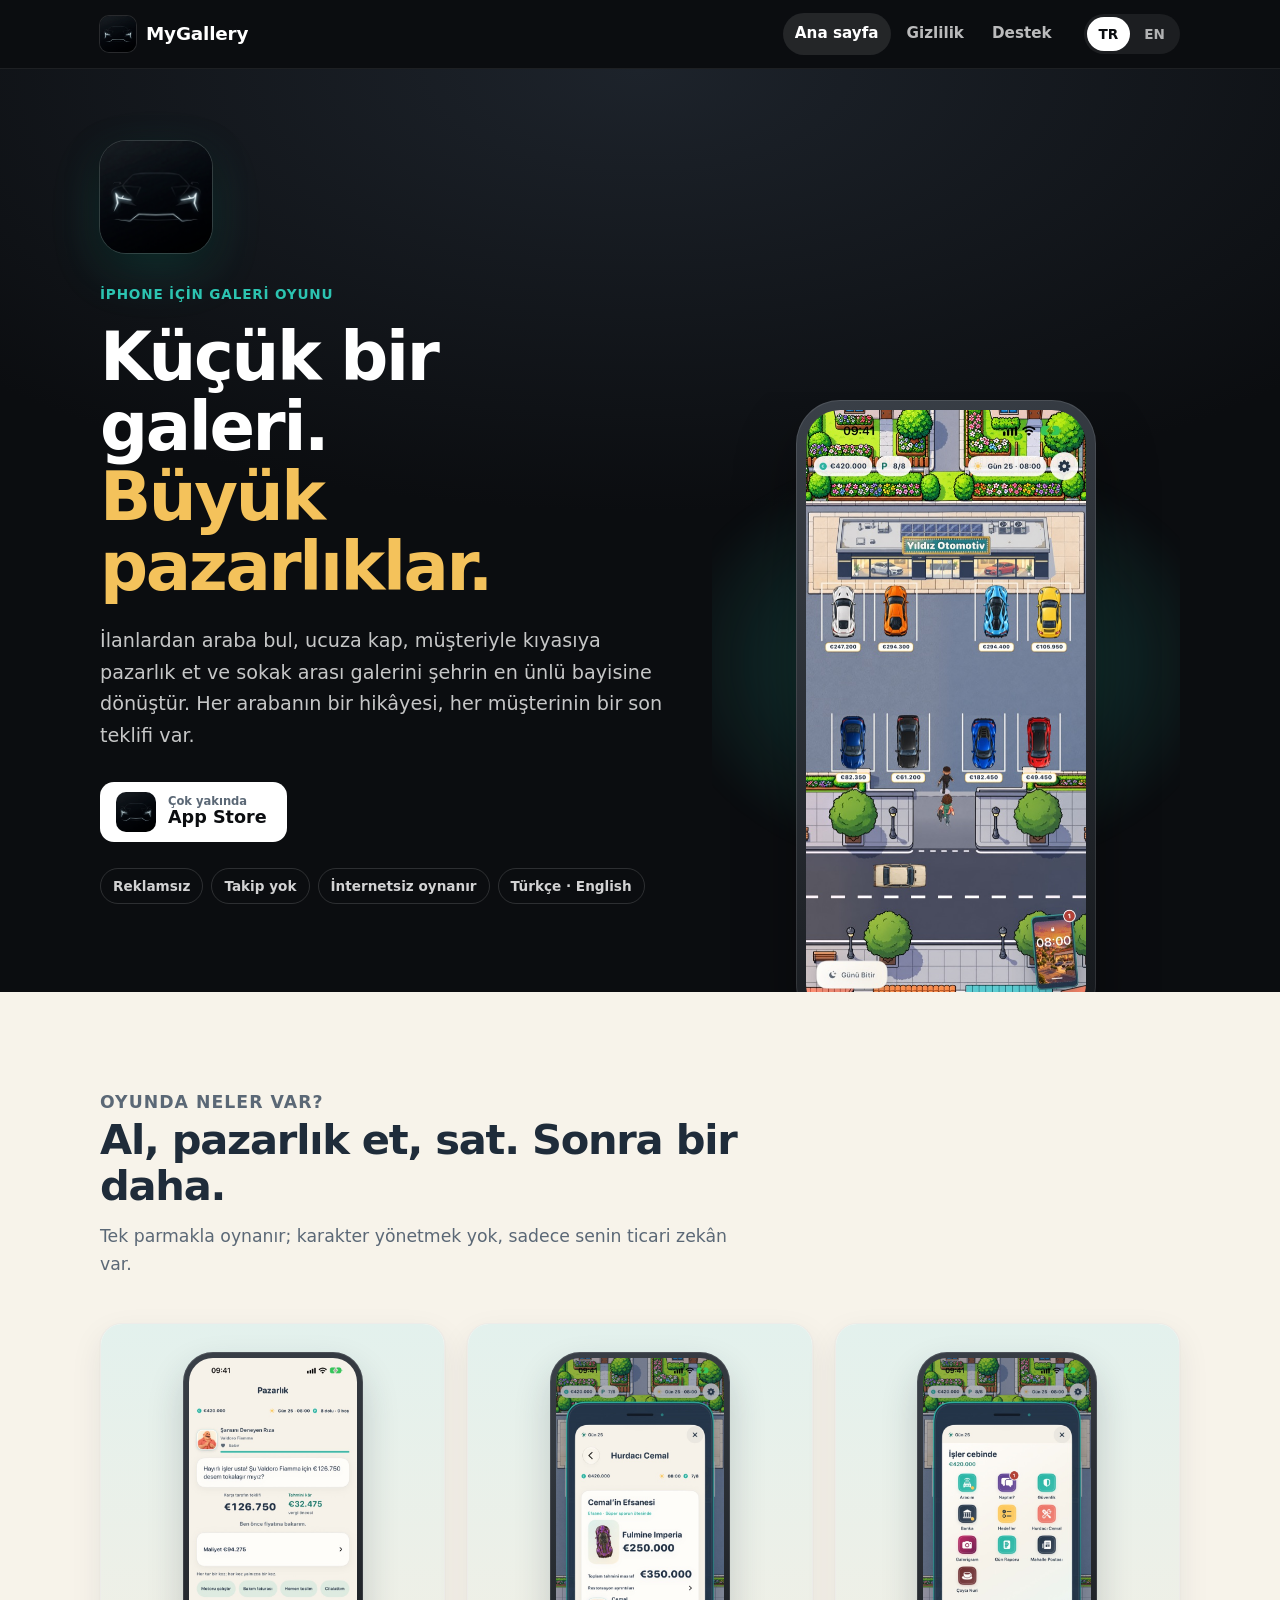
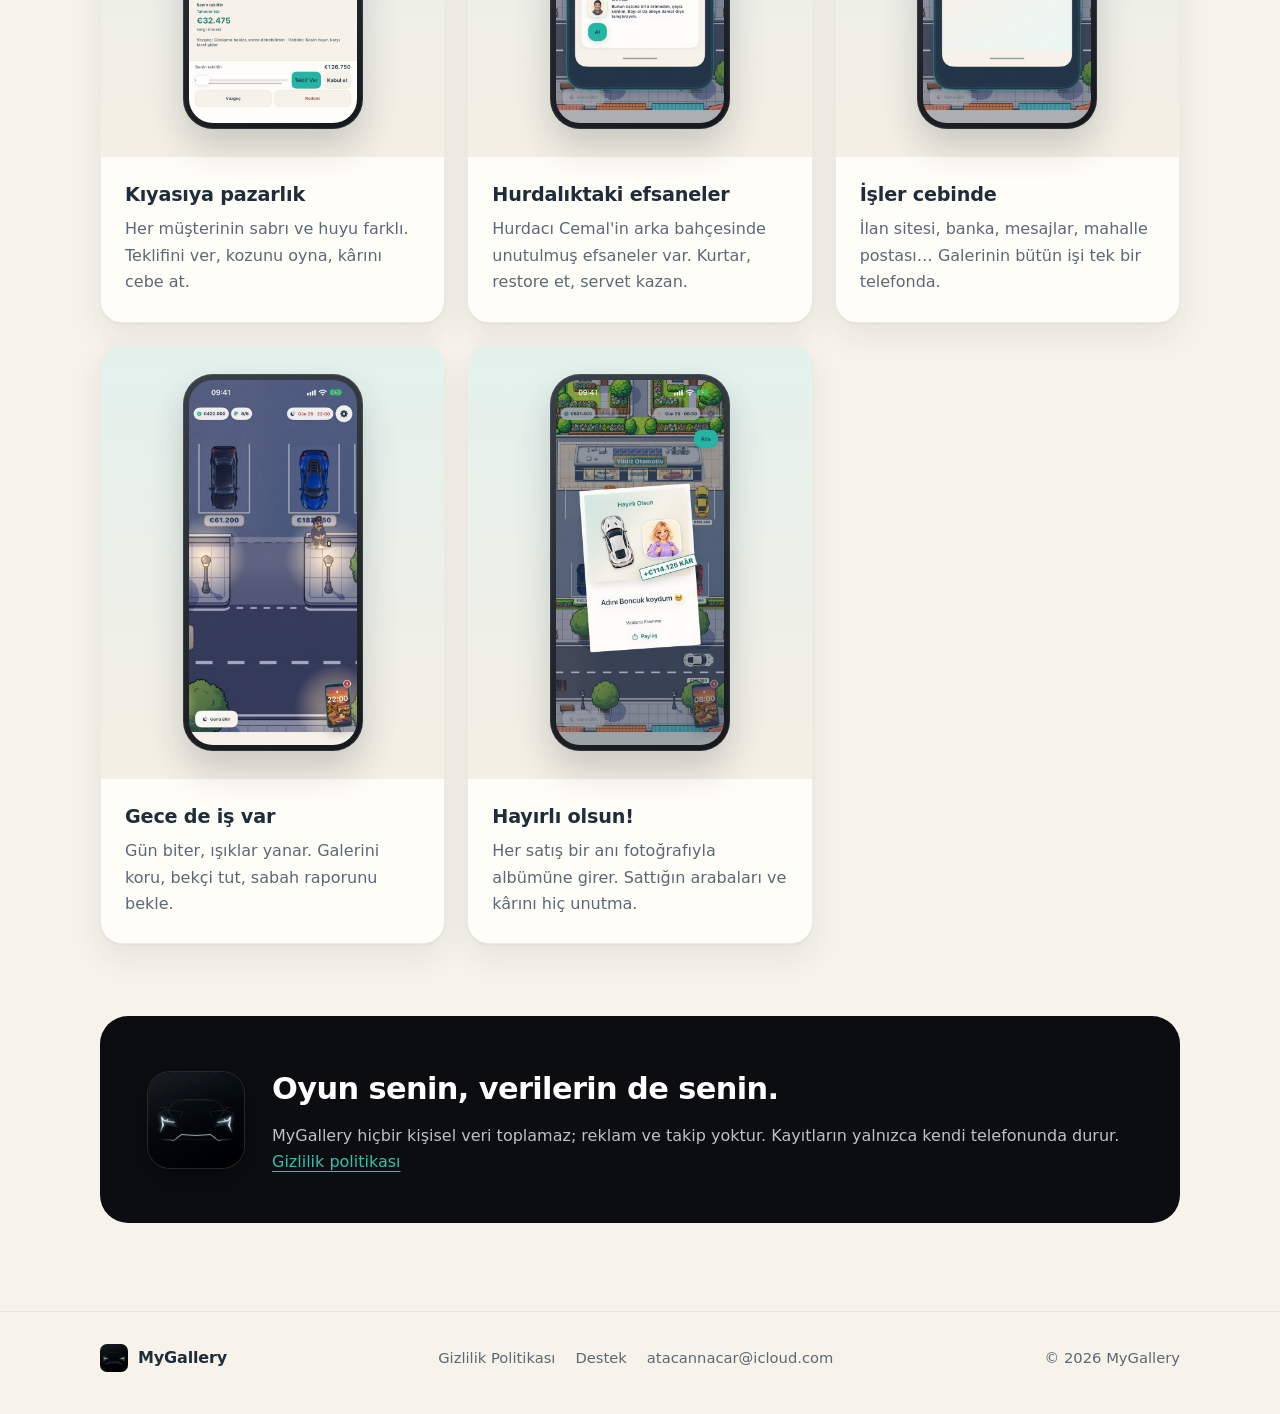
<file: index.html>
<!doctype html>
<html lang="tr">
<head>
  <meta charset="utf-8">
  <meta name="viewport" content="width=device-width, initial-scale=1">
  <title>MyGallery</title>
  <meta name="description" content="MyGallery — iPhone için araba galerisi oyunu. Al, pazarlık yap, sat. / A car dealership game for iPhone.">
  <meta name="theme-color" content="#0b0d10">
  <meta property="og:title" content="MyGallery">
  <meta property="og:description" content="Küçük bir galeri. Büyük pazarlıklar. / Small showroom. Big deals.">
  <meta property="og:image" content="img/icon-512.png">
  <link rel="icon" type="image/png" href="img/favicon.png">
  <link rel="apple-touch-icon" href="img/apple-touch-icon.png">
  <link rel="stylesheet" href="style.css?v=2">
  <script src="site.js?v=2" defer></script>
</head>
<body>
  <header class="site-header">
    <div class="wrap">
      <a class="brand" data-page href="index.html"><img src="img/favicon.png" alt="" width="36" height="36">MyGallery</a>
      <nav class="site-nav" aria-label="Sayfalar / Pages">
        <a data-page href="index.html" aria-current="page"><span data-lang="tr">Ana sayfa</span><span data-lang="en">Home</span></a>
        <a data-page href="privacy.html"><span data-lang="tr">Gizlilik</span><span data-lang="en">Privacy</span></a>
        <a data-page href="support.html"><span data-lang="tr">Destek</span><span data-lang="en">Support</span></a>
      </nav>
      <div class="languages" role="group" aria-label="Dil / Language">
        <button type="button" data-select-lang="tr" lang="tr">TR</button>
        <button type="button" data-select-lang="en" lang="en">EN</button>
      </div>
    </div>
  </header>

  <main>
    <section class="hero">
      <div class="wrap">
        <div class="hero-copy">
          <img class="hero-icon" src="img/icon-512.png" alt="MyGallery" width="112" height="112">
          <p class="eyebrow"><span data-lang="tr">iPhone için galeri oyunu</span><span data-lang="en">A dealership game for iPhone</span></p>
          <h1>
            <span data-lang="tr">Küçük bir galeri.<br><em>Büyük pazarlıklar.</em></span>
            <span data-lang="en">Small showroom.<br><em>Big deals.</em></span>
          </h1>
          <p class="lead">
            <span data-lang="tr">İlanlardan araba bul, ucuza kap, müşteriyle kıyasıya pazarlık et ve sokak arası galerini şehrin en ünlü bayisine dönüştür. Her arabanın bir hikâyesi, her müşterinin bir son teklifi var.</span>
            <span data-lang="en">Hunt the listings, snap up a bargain, haggle hard with every customer and grow your corner lot into the city's top dealership. Every car has a story, every customer has one last offer.</span>
          </p>
          <div class="cta-row">
            <span class="store-badge"><img src="img/icon-512.png" alt="" width="40" height="40"><span><small><span data-lang="tr">Çok yakında</span><span data-lang="en">Coming soon</span></small><strong>App Store</strong></span></span>
          </div>
          <ul class="chips">
            <li><span data-lang="tr">Reklamsız</span><span data-lang="en">No ads</span></li>
            <li><span data-lang="tr">Takip yok</span><span data-lang="en">No tracking</span></li>
            <li><span data-lang="tr">İnternetsiz oynanır</span><span data-lang="en">Plays offline</span></li>
            <li>Türkçe · English</li>
          </ul>
        </div>
        <div class="hero-visual">
          <div class="phone">
            <img data-lang="tr" src="img/tr-01-gallery.jpg" alt="Galerinin kuşbakışı görünümü: park yerlerinde fiyat etiketli arabalar" width="540" height="1173">
            <img data-lang="en" src="img/en-01-gallery.jpg" alt="Bird's-eye view of the dealership with price-tagged cars in their bays" width="540" height="1173">
          </div>
        </div>
      </div>
    </section>

    <section class="section">
      <div class="wrap">
        <div class="section-head">
          <p class="kicker"><span data-lang="tr">Oyunda neler var?</span><span data-lang="en">What's inside</span></p>
          <h2><span data-lang="tr">Al, pazarlık et, sat. Sonra bir daha.</span><span data-lang="en">Buy, haggle, sell. Then do it again.</span></h2>
          <p><span data-lang="tr">Tek parmakla oynanır; karakter yönetmek yok, sadece senin ticari zekân var.</span><span data-lang="en">One-thumb play. No character to steer, just your nose for a good deal.</span></p>
        </div>
        <div class="features">
          <article class="feature">
            <div class="feature-shot"><div class="phone">
              <img data-lang="tr" src="img/tr-02-bargain.jpg" alt="Pazarlık ekranı" loading="lazy" width="540" height="1173">
              <img data-lang="en" src="img/en-02-bargain.jpg" alt="Haggling screen" loading="lazy" width="540" height="1173">
            </div></div>
            <div class="feature-body">
              <h3><span data-lang="tr">Kıyasıya pazarlık</span><span data-lang="en">Haggle like a pro</span></h3>
              <p><span data-lang="tr">Her müşterinin sabrı ve huyu farklı. Teklifini ver, kozunu oyna, kârını cebe at.</span><span data-lang="en">Every customer has their own temper. Make your offer, play your card, pocket the profit.</span></p>
            </div>
          </article>
          <article class="feature">
            <div class="feature-shot"><div class="phone">
              <img data-lang="tr" src="img/tr-03-legend.jpg" alt="Hurdacı Cemal'in efsane arabası" loading="lazy" width="540" height="1173">
              <img data-lang="en" src="img/en-03-legend.jpg" alt="A legendary car at the junkyard" loading="lazy" width="540" height="1173">
            </div></div>
            <div class="feature-body">
              <h3><span data-lang="tr">Hurdalıktaki efsaneler</span><span data-lang="en">Legends in the junkyard</span></h3>
              <p><span data-lang="tr">Hurdacı Cemal'in arka bahçesinde unutulmuş efsaneler var. Kurtar, restore et, servet kazan.</span><span data-lang="en">Forgotten legends rust in the junk dealer's yard. Rescue one, restore it, make a fortune.</span></p>
            </div>
          </article>
          <article class="feature">
            <div class="feature-shot"><div class="phone">
              <img data-lang="tr" src="img/tr-04-phone.jpg" alt="Oyun içi telefon" loading="lazy" width="540" height="1173">
              <img data-lang="en" src="img/en-04-phone.jpg" alt="In-game phone" loading="lazy" width="540" height="1173">
            </div></div>
            <div class="feature-body">
              <h3><span data-lang="tr">İşler cebinde</span><span data-lang="en">Business in your pocket</span></h3>
              <p><span data-lang="tr">İlan sitesi, banka, mesajlar, mahalle postası… Galerinin bütün işi tek bir telefonda.</span><span data-lang="en">Listings, bank, messages, local news… your whole business on one phone.</span></p>
            </div>
          </article>
          <article class="feature">
            <div class="feature-shot"><div class="phone">
              <img data-lang="tr" src="img/tr-05-night.jpg" alt="Gece bekçisiyle galeri" loading="lazy" width="540" height="1173">
              <img data-lang="en" src="img/en-05-night.jpg" alt="The lot at night with a guard" loading="lazy" width="540" height="1173">
            </div></div>
            <div class="feature-body">
              <h3><span data-lang="tr">Gece de iş var</span><span data-lang="en">The night shift</span></h3>
              <p><span data-lang="tr">Gün biter, ışıklar yanar. Galerini koru, bekçi tut, sabah raporunu bekle.</span><span data-lang="en">The day ends, the lamps come on. Guard your lot, hire a watchman, wait for the morning report.</span></p>
            </div>
          </article>
          <article class="feature">
            <div class="feature-shot"><div class="phone">
              <img data-lang="tr" src="img/tr-06-sale.jpg" alt="Satış anı fotoğrafı" loading="lazy" width="540" height="1173">
              <img data-lang="en" src="img/en-06-sale.jpg" alt="Sale snapshot" loading="lazy" width="540" height="1173">
            </div></div>
            <div class="feature-body">
              <h3><span data-lang="tr">Hayırlı olsun!</span><span data-lang="en">Enjoy the ride!</span></h3>
              <p><span data-lang="tr">Her satış bir anı fotoğrafıyla albümüne girer. Sattığın arabaları ve kârını hiç unutma.</span><span data-lang="en">Every sale lands in your album as a snapshot. Never forget a car, or the profit it made.</span></p>
            </div>
          </article>
        </div>
      </div>
    </section>

    <section class="wrap">
      <div class="promise">
        <img src="img/icon-512.png" alt="MyGallery" width="96" height="96" loading="lazy">
        <div>
          <h2><span data-lang="tr">Oyun senin, verilerin de senin.</span><span data-lang="en">Your game. Your data.</span></h2>
          <p>
            <span data-lang="tr">MyGallery hiçbir kişisel veri toplamaz; reklam ve takip yoktur. Kayıtların yalnızca kendi telefonunda durur. <a data-page href="privacy.html">Gizlilik politikası</a></span>
            <span data-lang="en">MyGallery collects no personal data and has no ads or tracking. Your saves stay on your own phone. <a data-page href="privacy.html">Privacy policy</a></span>
          </p>
        </div>
      </div>
    </section>
  </main>

  <footer class="site-footer">
    <div class="wrap">
      <a class="brand" data-page href="index.html"><img src="img/favicon.png" alt="" width="28" height="28">MyGallery</a>
      <nav class="footer-links" aria-label="Alt bağlantılar / Footer">
        <a data-page href="privacy.html"><span data-lang="tr">Gizlilik Politikası</span><span data-lang="en">Privacy Policy</span></a>
        <a data-page href="support.html"><span data-lang="tr">Destek</span><span data-lang="en">Support</span></a>
        <a href="mailto:atacannacar@icloud.com">atacannacar@icloud.com</a>
      </nav>
      <span>© 2026 MyGallery</span>
    </div>
  </footer>
</body>
</html>
</file>
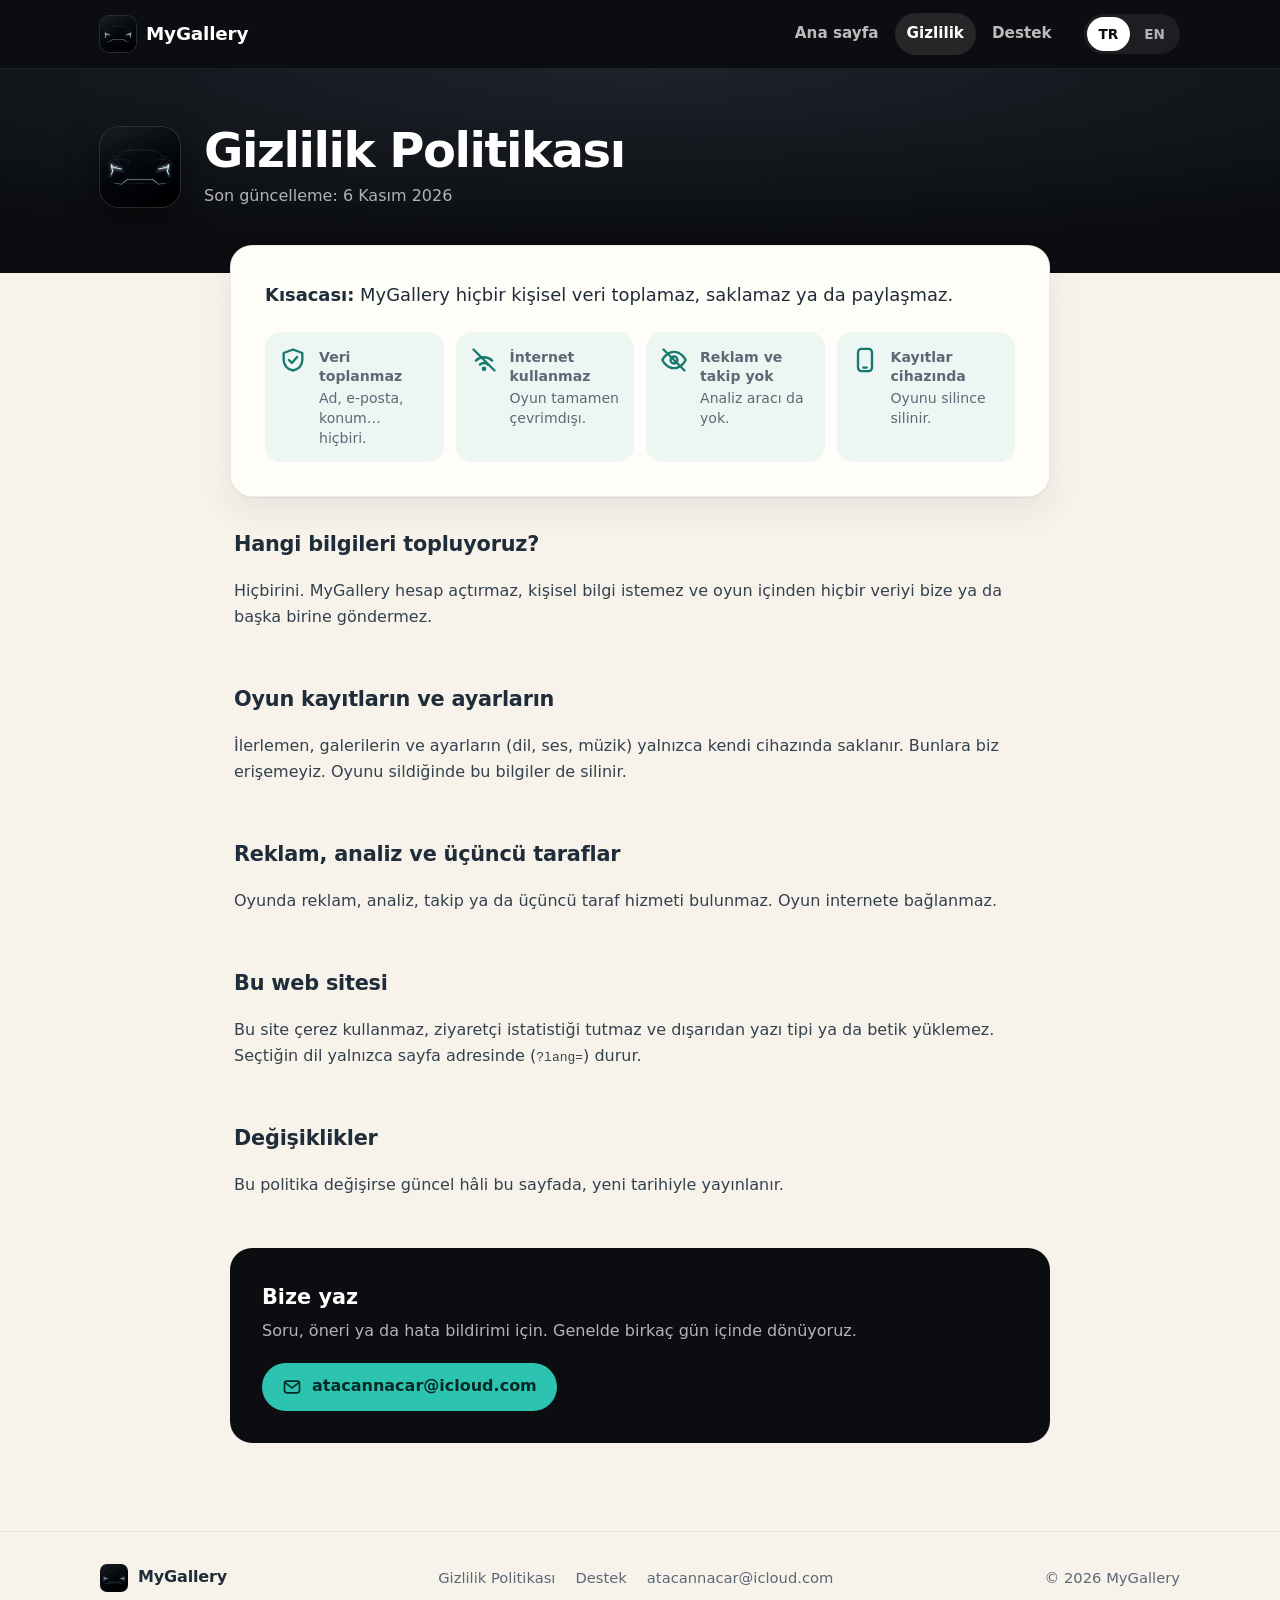
<file: privacy.html>
<!doctype html>
<html lang="tr">
<head>
  <meta charset="utf-8">
  <meta name="viewport" content="width=device-width, initial-scale=1">
  <title>Gizlilik Politikası · MyGallery</title>
  <meta name="description" content="MyGallery gizlilik politikası: hiçbir kişisel veri toplanmaz. / MyGallery privacy policy: no personal data is collected.">
  <meta name="theme-color" content="#0b0d10">
  <meta property="og:title" content="MyGallery">
  <meta property="og:description" content="Küçük bir galeri. Büyük pazarlıklar. / Small showroom. Big deals.">
  <meta property="og:image" content="img/icon-512.png">
  <link rel="icon" type="image/png" href="img/favicon.png">
  <link rel="apple-touch-icon" href="img/apple-touch-icon.png">
  <link rel="stylesheet" href="style.css?v=2">
  <script src="site.js?v=2" defer></script>
</head>
<body>
  <header class="site-header">
    <div class="wrap">
      <a class="brand" data-page href="index.html"><img src="img/favicon.png" alt="" width="36" height="36">MyGallery</a>
      <nav class="site-nav" aria-label="Sayfalar / Pages">
        <a data-page href="index.html"><span data-lang="tr">Ana sayfa</span><span data-lang="en">Home</span></a>
        <a data-page href="privacy.html" aria-current="page"><span data-lang="tr">Gizlilik</span><span data-lang="en">Privacy</span></a>
        <a data-page href="support.html"><span data-lang="tr">Destek</span><span data-lang="en">Support</span></a>
      </nav>
      <div class="languages" role="group" aria-label="Dil / Language">
        <button type="button" data-select-lang="tr" lang="tr">TR</button>
        <button type="button" data-select-lang="en" lang="en">EN</button>
      </div>
    </div>
  </header>

    <main>
    <section class="page-hero">
      <div class="wrap">
        <img src="img/icon-512.png" alt="" width="80" height="80">
        <div>
          <h1><span data-lang="tr">Gizlilik Politikası</span><span data-lang="en">Privacy Policy</span></h1>
          <p><span data-lang="tr">Son güncelleme: 6 Kasım 2026</span><span data-lang="en">Last updated: 6 November 2026</span></p>
        </div>
      </div>
    </section>
    <div class="doc">
      <div class="summary">
        <p><span data-lang="tr"><strong>Kısacası:</strong> MyGallery hiçbir kişisel veri toplamaz, saklamaz ya da paylaşmaz.</span><span data-lang="en"><strong>In short:</strong> MyGallery does not collect, store or share any personal data.</span></p>
        <div class="tiles">
          <div class="tile"><svg viewBox="0 0 24 24" fill="none" stroke="currentColor" stroke-width="2" stroke-linecap="round" stroke-linejoin="round" aria-hidden="true"><path d="M12 3l8 3v6c0 4.5-3.4 8.3-8 9-4.6-.7-8-4.5-8-9V6l8-3z"/><path d="M8.5 12l2.5 2.5 4.5-5"/></svg><div><strong><span data-lang="tr">Veri toplanmaz</span><span data-lang="en">No data collected</span></strong><span><span data-lang="tr">Ad, e-posta, konum… hiçbiri.</span><span data-lang="en">No name, email or location.</span></span></div></div>
          <div class="tile"><svg viewBox="0 0 24 24" fill="none" stroke="currentColor" stroke-width="2" stroke-linecap="round" aria-hidden="true"><path d="M5 12.5a10 10 0 0 1 14 0M8.5 16a5 5 0 0 1 7 0"/><circle cx="12" cy="19.5" r="1" fill="currentColor"/><path d="M3 3l18 18"/></svg><div><strong><span data-lang="tr">İnternet kullanmaz</span><span data-lang="en">No internet use</span></strong><span><span data-lang="tr">Oyun tamamen çevrimdışı.</span><span data-lang="en">The game is fully offline.</span></span></div></div>
          <div class="tile"><svg viewBox="0 0 24 24" fill="none" stroke="currentColor" stroke-width="2" stroke-linecap="round" aria-hidden="true"><path d="M2 12s3.5-7 10-7 10 7 10 7-3.5 7-10 7S2 12 2 12z"/><circle cx="12" cy="12" r="3"/><path d="M3 3l18 18"/></svg><div><strong><span data-lang="tr">Reklam ve takip yok</span><span data-lang="en">No ads or tracking</span></strong><span><span data-lang="tr">Analiz aracı da yok.</span><span data-lang="en">No analytics either.</span></span></div></div>
          <div class="tile"><svg viewBox="0 0 24 24" fill="none" stroke="currentColor" stroke-width="2" stroke-linecap="round" aria-hidden="true"><rect x="6" y="2.5" width="12" height="19" rx="3"/><path d="M10.5 18.5h3"/></svg><div><strong><span data-lang="tr">Kayıtlar cihazında</span><span data-lang="en">Saves stay on device</span></strong><span><span data-lang="tr">Oyunu silince silinir.</span><span data-lang="en">Removed with the app.</span></span></div></div>
        </div>
      </div>
      <section class="doc-section">
        <h2><span data-lang="tr">Hangi bilgileri topluyoruz?</span><span data-lang="en">What information do we collect?</span></h2>
        <div data-lang="tr"><p>Hiçbirini. MyGallery hesap açtırmaz, kişisel bilgi istemez ve oyun içinden hiçbir veriyi bize ya da başka birine göndermez.</p></div>
        <div data-lang="en"><p>None. MyGallery has no accounts, never asks for personal information and does not send any data from the game to us or to anyone else.</p></div>
      </section>
      <section class="doc-section">
        <h2><span data-lang="tr">Oyun kayıtların ve ayarların</span><span data-lang="en">Your saves and settings</span></h2>
        <div data-lang="tr"><p>İlerlemen, galerilerin ve ayarların (dil, ses, müzik) yalnızca kendi cihazında saklanır. Bunlara biz erişemeyiz. Oyunu sildiğinde bu bilgiler de silinir.</p></div>
        <div data-lang="en"><p>Your progress, galleries and settings (language, sound, music) are stored only on your own device. We cannot access them. Deleting the game deletes them too.</p></div>
      </section>
      <section class="doc-section">
        <h2><span data-lang="tr">Reklam, analiz ve üçüncü taraflar</span><span data-lang="en">Ads, analytics and third parties</span></h2>
        <div data-lang="tr"><p>Oyunda reklam, analiz, takip ya da üçüncü taraf hizmeti bulunmaz. Oyun internete bağlanmaz.</p></div>
        <div data-lang="en"><p>The game contains no ads, analytics, tracking or third-party services, and it does not connect to the internet.</p></div>
      </section>
      <section class="doc-section">
        <h2><span data-lang="tr">Bu web sitesi</span><span data-lang="en">This website</span></h2>
        <div data-lang="tr"><p>Bu site çerez kullanmaz, ziyaretçi istatistiği tutmaz ve dışarıdan yazı tipi ya da betik yüklemez. Seçtiğin dil yalnızca sayfa adresinde (<code>?lang=</code>) durur.</p></div>
        <div data-lang="en"><p>This site uses no cookies, keeps no visitor statistics and loads no outside fonts or scripts. Your chosen language lives only in the page address (<code>?lang=</code>).</p></div>
      </section>
      <section class="doc-section">
        <h2><span data-lang="tr">Değişiklikler</span><span data-lang="en">Changes</span></h2>
        <div data-lang="tr"><p>Bu politika değişirse güncel hâli bu sayfada, yeni tarihiyle yayınlanır.</p></div>
        <div data-lang="en"><p>If this policy changes, the updated version will be posted on this page with a new date.</p></div>
      </section>
      <div class="contact">
        <div>
          <h2><span data-lang="tr">Bize yaz</span><span data-lang="en">Get in touch</span></h2>
          <p><span data-lang="tr">Soru, öneri ya da hata bildirimi için. Genelde birkaç gün içinde dönüyoruz.</span><span data-lang="en">Questions, ideas or bug reports. We usually reply within a few days.</span></p>
        </div>
        <a class="button" href="mailto:atacannacar@icloud.com?subject=MyGallery"><svg viewBox="0 0 24 24" fill="none" stroke="currentColor" stroke-width="2" stroke-linecap="round" stroke-linejoin="round" aria-hidden="true"><rect x="3" y="5" width="18" height="14" rx="3"/><path d="M4 7l8 6 8-6"/></svg>atacannacar@icloud.com</a>
      </div>
    </div>
  </main>

  <footer class="site-footer">
    <div class="wrap">
      <a class="brand" data-page href="index.html"><img src="img/favicon.png" alt="" width="28" height="28">MyGallery</a>
      <nav class="footer-links" aria-label="Alt bağlantılar / Footer">
        <a data-page href="privacy.html"><span data-lang="tr">Gizlilik Politikası</span><span data-lang="en">Privacy Policy</span></a>
        <a data-page href="support.html"><span data-lang="tr">Destek</span><span data-lang="en">Support</span></a>
        <a href="mailto:atacannacar@icloud.com">atacannacar@icloud.com</a>
      </nav>
      <span>© 2026 MyGallery</span>
    </div>
  </footer>
</body>
</html>
</file>
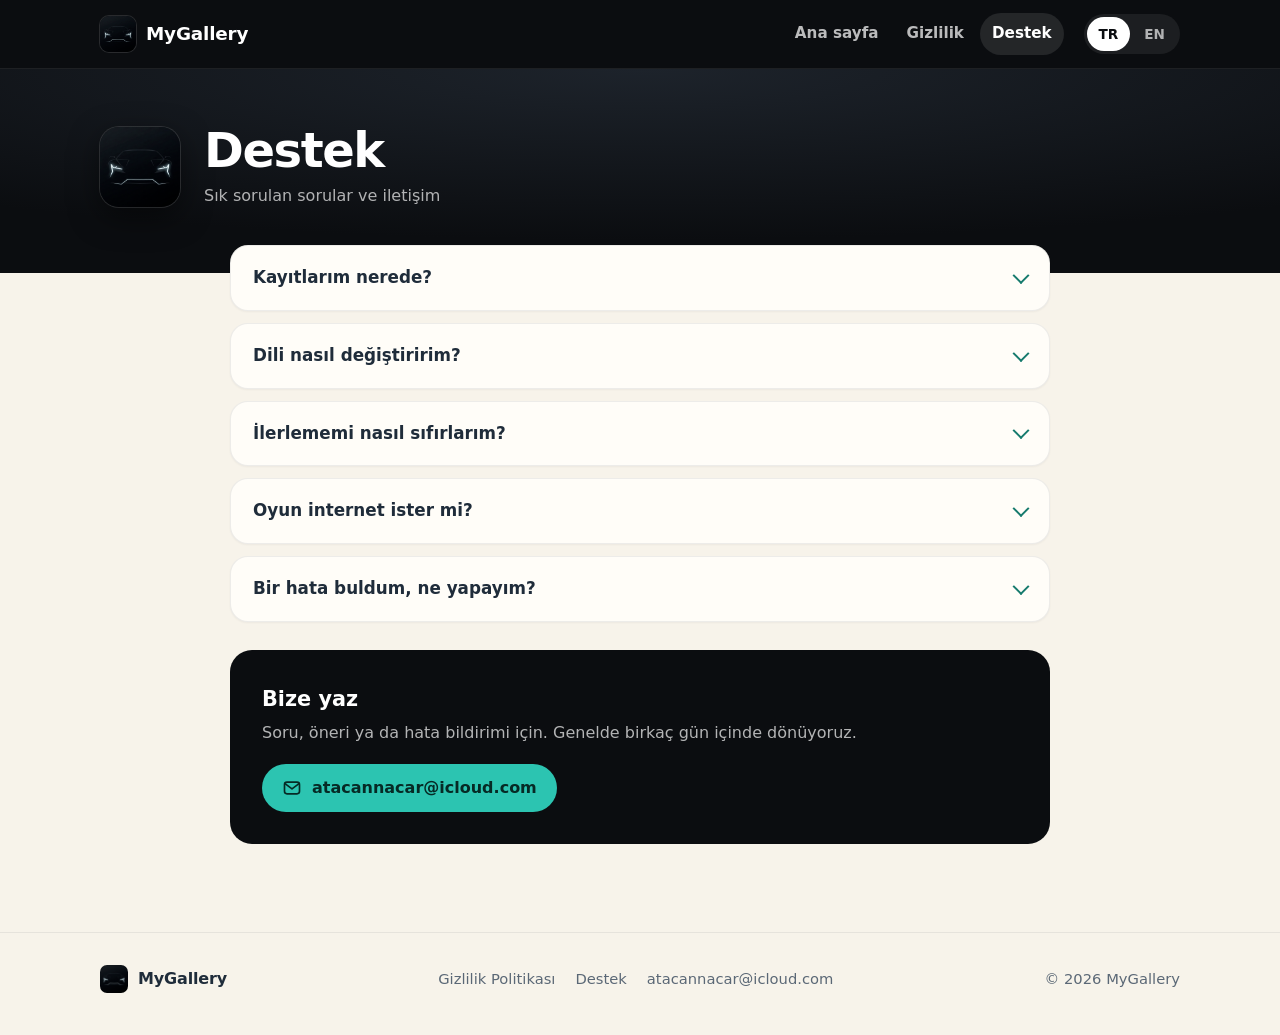
<file: support.html>
<!doctype html>
<html lang="tr">
<head>
  <meta charset="utf-8">
  <meta name="viewport" content="width=device-width, initial-scale=1">
  <title>Destek · MyGallery</title>
  <meta name="description" content="MyGallery destek: sık sorulan sorular ve iletişim. / MyGallery support: FAQ and contact.">
  <meta name="theme-color" content="#0b0d10">
  <meta property="og:title" content="MyGallery">
  <meta property="og:description" content="Küçük bir galeri. Büyük pazarlıklar. / Small showroom. Big deals.">
  <meta property="og:image" content="img/icon-512.png">
  <link rel="icon" type="image/png" href="img/favicon.png">
  <link rel="apple-touch-icon" href="img/apple-touch-icon.png">
  <link rel="stylesheet" href="style.css?v=2">
  <script src="site.js?v=2" defer></script>
</head>
<body>
  <header class="site-header">
    <div class="wrap">
      <a class="brand" data-page href="index.html"><img src="img/favicon.png" alt="" width="36" height="36">MyGallery</a>
      <nav class="site-nav" aria-label="Sayfalar / Pages">
        <a data-page href="index.html"><span data-lang="tr">Ana sayfa</span><span data-lang="en">Home</span></a>
        <a data-page href="privacy.html"><span data-lang="tr">Gizlilik</span><span data-lang="en">Privacy</span></a>
        <a data-page href="support.html" aria-current="page"><span data-lang="tr">Destek</span><span data-lang="en">Support</span></a>
      </nav>
      <div class="languages" role="group" aria-label="Dil / Language">
        <button type="button" data-select-lang="tr" lang="tr">TR</button>
        <button type="button" data-select-lang="en" lang="en">EN</button>
      </div>
    </div>
  </header>

    <main>
    <section class="page-hero">
      <div class="wrap">
        <img src="img/icon-512.png" alt="" width="80" height="80">
        <div>
          <h1><span data-lang="tr">Destek</span><span data-lang="en">Support</span></h1>
          <p><span data-lang="tr">Sık sorulan sorular ve iletişim</span><span data-lang="en">Common questions and how to reach us</span></p>
        </div>
      </div>
    </section>
    <div class="doc">
      <div class="faq">
        <details>
          <summary><span data-lang="tr">Kayıtlarım nerede?</span><span data-lang="en">Where are my saves?</span></summary>
          <p><span data-lang="tr">İlerlemen otomatik olarak yalnızca oynadığın cihazda saklanır. Ana menüde Kayıtlar bölümünden galerilerine ulaşabilirsin. Oyunu silersen kayıtların da silinir.</span><span data-lang="en">Your progress is saved automatically on the device you play on. Open Save slots in the main menu to find your galleries. Deleting the game also removes your saves.</span></p>
        </details>
        <details>
          <summary><span data-lang="tr">Dili nasıl değiştiririm?</span><span data-lang="en">How do I change the language?</span></summary>
          <p><span data-lang="tr">Oyun içindeki Ayarlar ekranında Dil bölümünü açıp Türkçe veya English seç. Seçimin bütün kayıtlarında geçerli olur.</span><span data-lang="en">While playing, open Settings and pick Turkish or English under Language. Your choice applies to every save slot.</span></p>
        </details>
        <details>
          <summary><span data-lang="tr">İlerlememi nasıl sıfırlarım?</span><span data-lang="en">How do I reset my progress?</span></summary>
          <p><span data-lang="tr">Ana menüde Kayıtlar bölümünü aç. Sıfırlamak istediğin kaydın çöp kutusuna dokun ve iki silme onayını tamamla. Silinen kayıt geri getirilemez. Ardından boş kayıt yerinden yeni bir galeri açabilirsin. Diğer kayıtların korunur.</span><span data-lang="en">Open Save slots in the main menu. Tap the trash icon for the save you want to reset and complete both deletion confirmations. Deleted saves cannot be recovered. You can then start a new gallery in the empty slot. Your other saves are kept.</span></p>
        </details>
        <details>
          <summary><span data-lang="tr">Oyun internet ister mi?</span><span data-lang="en">Do I need an internet connection?</span></summary>
          <p><span data-lang="tr">Hayır. MyGallery tamamen çevrimdışı oynanır; uçakta, metroda, her yerde.</span><span data-lang="en">No. MyGallery plays fully offline: on a plane, on the subway, anywhere.</span></p>
        </details>
        <details>
          <summary><span data-lang="tr">Bir hata buldum, ne yapayım?</span><span data-lang="en">I found a bug. What should I do?</span></summary>
          <p><span data-lang="tr">Aşağıdaki adrese kısaca ne olduğunu yaz. Telefon modelini ve iOS sürümünü eklersen, mümkünse bir ekran görüntüsü de koyarsan çok daha hızlı düzeltiriz.</span><span data-lang="en">Email us at the address below with a short description. Adding your phone model, iOS version and a screenshot if you can helps us fix it much faster.</span></p>
        </details>
      </div>
      <div class="contact">
        <div>
          <h2><span data-lang="tr">Bize yaz</span><span data-lang="en">Get in touch</span></h2>
          <p><span data-lang="tr">Soru, öneri ya da hata bildirimi için. Genelde birkaç gün içinde dönüyoruz.</span><span data-lang="en">Questions, ideas or bug reports. We usually reply within a few days.</span></p>
        </div>
        <a class="button" href="mailto:atacannacar@icloud.com?subject=MyGallery"><svg viewBox="0 0 24 24" fill="none" stroke="currentColor" stroke-width="2" stroke-linecap="round" stroke-linejoin="round" aria-hidden="true"><rect x="3" y="5" width="18" height="14" rx="3"/><path d="M4 7l8 6 8-6"/></svg>atacannacar@icloud.com</a>
      </div>
    </div>
  </main>

  <footer class="site-footer">
    <div class="wrap">
      <a class="brand" data-page href="index.html"><img src="img/favicon.png" alt="" width="28" height="28">MyGallery</a>
      <nav class="footer-links" aria-label="Alt bağlantılar / Footer">
        <a data-page href="privacy.html"><span data-lang="tr">Gizlilik Politikası</span><span data-lang="en">Privacy Policy</span></a>
        <a data-page href="support.html"><span data-lang="tr">Destek</span><span data-lang="en">Support</span></a>
        <a href="mailto:atacannacar@icloud.com">atacannacar@icloud.com</a>
      </nav>
      <span>© 2026 MyGallery</span>
    </div>
  </footer>
</body>
</html>
</file>
<file: style.css>
:root {
  color-scheme: light;
  --night: #0b0d10;
  --night-2: #14181d;
  --night-line: #ffffff14;
  --cream: #f7f3ea;
  --paper: #fffdf8;
  --ink: #1f2c3a;
  --muted: #5b6876;
  --teal: #157a6d;
  --mint: #2cc4b1;
  --gold: #f4c25b;
  --line: #1f2c3a14;
  --radius: 22px;
  --shadow: 0 1px 2px #1f2c3a0f, 0 12px 32px #1f2c3a14;
}
* { box-sizing: border-box; }
html { -webkit-text-size-adjust: 100%; }
body {
  margin: 0;
  color: var(--ink);
  background: var(--cream);
  font-family: ui-rounded, "SF Pro Rounded", system-ui, -apple-system, BlinkMacSystemFont, "Segoe UI", sans-serif;
  line-height: 1.65;
  overflow-wrap: anywhere;
}
img { max-width: 100%; display: block; }
a { color: var(--teal); text-underline-offset: 4px; }
button, a { touch-action: manipulation; }
a:focus-visible, button:focus-visible, summary:focus-visible { outline: 3px solid var(--mint); outline-offset: 3px; border-radius: 8px; }
[hidden] { display: none !important; }
.wrap { width: min(100% - 32px, 1080px); margin-inline: auto; }

/* ---------- Header ---------- */
.site-header { background: var(--night); color: #fff; position: sticky; top: 0; z-index: 10; border-bottom: 1px solid var(--night-line); }
.site-header .wrap { display: flex; align-items: center; gap: 12px 20px; flex-wrap: wrap; min-height: 68px; padding-block: 10px; }
.brand { display: inline-flex; align-items: center; gap: 10px; color: #fff; text-decoration: none; font-weight: 800; font-size: 1.15rem; letter-spacing: -0.01em; }
.brand img { width: 36px; height: 36px; border-radius: 9px; box-shadow: 0 0 0 1px #ffffff1f; }
.site-nav { display: flex; gap: 4px; flex-wrap: wrap; margin-left: auto; }
.site-nav a { color: #ffffffb8; text-decoration: none; font-weight: 600; font-size: 0.95rem; padding: 8px 12px; border-radius: 999px; min-height: 40px; display: inline-flex; align-items: center; }
.site-nav a:hover { color: #fff; background: #ffffff10; }
.site-nav a[aria-current="page"] { color: #fff; background: #ffffff1a; }
.languages { display: flex; padding: 3px; gap: 2px; background: #ffffff12; border-radius: 999px; }
.languages button { min-height: 34px; padding: 4px 12px; border: 0; border-radius: 999px; font: inherit; font-size: 0.85rem; font-weight: 700; color: #ffffffa8; background: transparent; cursor: pointer; }
.languages button[aria-pressed="true"] { color: var(--night); background: #fff; }

/* ---------- Hero ---------- */
.hero { background: radial-gradient(120% 80% at 50% 0%, #1d232b 0%, var(--night) 60%); color: #fff; overflow: hidden; }
.hero .wrap { display: grid; grid-template-columns: 1.1fr 0.9fr; gap: 40px; align-items: center; padding-block: 72px 0; }
.hero-copy { padding-bottom: 72px; }
.hero-icon { width: 112px; height: 112px; border-radius: 26px; margin-bottom: 28px; box-shadow: 0 0 0 1px #ffffff26, 0 18px 50px #2cc4b133, 0 10px 30px #00000099; }
.eyebrow { display: inline-flex; align-items: center; gap: 8px; font-size: 0.85rem; font-weight: 700; letter-spacing: 0.06em; text-transform: uppercase; color: var(--mint); margin: 0 0 18px; }
.hero h1 { font-size: clamp(2.4rem, 6vw, 4.2rem); line-height: 1.04; letter-spacing: -0.035em; margin: 0 0 22px; }
.hero h1 em { font-style: normal; color: var(--gold); }
.hero .lead { font-size: clamp(1.05rem, 2.2vw, 1.2rem); color: #ffffffc4; max-width: 34em; margin: 0 0 30px; }
.cta-row { display: flex; flex-wrap: wrap; gap: 12px; align-items: center; }
.store-badge { display: inline-flex; align-items: center; gap: 12px; padding: 10px 20px 10px 16px; border-radius: 14px; background: #fff; color: var(--night); text-decoration: none; min-height: 56px; }
.store-badge img { width: 40px; height: 40px; border-radius: 10px; flex: none; }
.store-badge small { display: block; font-size: 0.72rem; font-weight: 600; color: #5b6876; line-height: 1.1; }
.store-badge strong { display: block; font-size: 1.1rem; line-height: 1.2; }
.chips { display: flex; flex-wrap: wrap; gap: 8px; margin-top: 26px; padding: 0; list-style: none; }
.chips li { font-size: 0.85rem; font-weight: 600; color: #ffffffd0; padding: 6px 12px; border-radius: 999px; border: 1px solid #ffffff24; }

.hero-visual { position: relative; display: flex; justify-content: center; align-items: flex-start; align-self: end; height: 600px; overflow: hidden; padding-top: 8px; }
.hero-visual::before { content: ""; position: absolute; inset: 10% -10% auto; height: 70%; background: radial-gradient(closest-side, #2cc4b155, transparent); filter: blur(10px); }
.hero-visual .phone { width: min(300px, 78vw); }

/* ---------- Phone frame ---------- */
.phone { position: relative; border-radius: 44px; padding: 10px; background: linear-gradient(160deg, #3a4048, #15181c); box-shadow: 0 30px 60px #00000059, inset 0 0 0 1px #ffffff1a; }
.phone img { border-radius: 34px; width: 100%; height: auto; aspect-ratio: 1320 / 2868; object-fit: cover; background: #ddd; }

/* ---------- Sections ---------- */
.section { padding-block: 96px 72px; }
.section-head { max-width: 640px; margin-bottom: 44px; }
.section-head h2 { font-size: clamp(1.8rem, 4vw, 2.6rem); line-height: 1.12; letter-spacing: -0.03em; margin: 0 0 12px; }
.section-head p { color: var(--muted); font-size: 1.08rem; margin: 0; }
.kicker { color: var(--teal); font-weight: 750; font-size: 0.85rem; letter-spacing: 0.06em; text-transform: uppercase; margin: 0 0 10px; }

.features { display: grid; grid-template-columns: repeat(auto-fill, minmax(min(100%, 300px), 1fr)); gap: 22px; }
.feature { background: var(--paper); border: 1px solid var(--line); border-radius: var(--radius); box-shadow: var(--shadow); overflow: hidden; display: flex; flex-direction: column; }
.feature-shot { background: linear-gradient(180deg, #e3f1ed, #f4efe4); padding: 28px 24px; display: flex; justify-content: center; }
.feature-shot .phone { width: 180px; border-radius: 30px; padding: 6px; box-shadow: 0 18px 36px #1f2c3a33, inset 0 0 0 1px #ffffff1a; }
.feature-shot .phone img { border-radius: 24px; }
.feature-body { padding: 22px 24px 26px; }
.feature h3 { font-size: 1.2rem; margin: 0 0 6px; letter-spacing: -0.01em; }
.feature p { margin: 0; color: var(--muted); }

.promise { background: var(--night); color: #fff; border-radius: 28px; padding: clamp(28px, 5vw, 48px); display: grid; grid-template-columns: auto 1fr; gap: 28px; align-items: center; }
.promise img { width: 96px; height: 96px; border-radius: 22px; box-shadow: 0 0 0 1px #ffffff1f, 0 10px 30px #00000066; }
.promise h2 { margin: 0 0 8px; font-size: clamp(1.4rem, 3vw, 1.9rem); letter-spacing: -0.02em; }
.promise p { margin: 0; color: #ffffffbd; }
.promise a { color: var(--mint); }

/* ---------- Doc pages (privacy / support) ---------- */
.page-hero { background: radial-gradient(120% 120% at 50% 0%, #1d232b 0%, var(--night) 70%); color: #fff; }
.page-hero .wrap { padding-block: 56px 64px; display: flex; gap: 24px; align-items: center; }
.page-hero img { width: 80px; height: 80px; border-radius: 19px; box-shadow: 0 0 0 1px #ffffff1f, 0 10px 30px #00000080; flex: none; }
.page-hero h1 { font-size: clamp(2rem, 5vw, 3rem); line-height: 1.08; letter-spacing: -0.03em; margin: 0 0 6px; }
.page-hero p { margin: 0; color: #ffffffad; }
.doc { width: min(100% - 32px, 820px); margin: -28px auto 0; position: relative; }
.summary { background: var(--paper); border: 1px solid var(--line); border-radius: var(--radius); box-shadow: var(--shadow); padding: clamp(22px, 4vw, 34px); }
.summary > p { font-size: 1.12rem; margin: 0 0 22px; }
.tiles { display: grid; grid-template-columns: repeat(auto-fit, minmax(min(100%, 170px), 1fr)); gap: 12px; }
.tile { display: flex; gap: 12px; align-items: flex-start; padding: 14px; border-radius: 16px; background: #eef6f3; }
.tile svg { flex: none; width: 28px; height: 28px; color: var(--teal); }
.tile strong { display: block; line-height: 1.3; }
.tile span { display: block; font-size: 0.88rem; color: var(--muted); line-height: 1.4; margin-top: 2px; }
.doc-section { padding: 30px 4px 6px; }
.doc-section h2 { font-size: 1.3rem; letter-spacing: -0.01em; margin: 0 0 10px; }
.doc-section p, .doc-section li { color: #33414f; }
.doc-section ul { padding-left: 1.2em; margin: 0; }
.doc-section li + li { margin-top: 6px; }

.faq { display: grid; gap: 12px; }
.faq details { background: var(--paper); border: 1px solid var(--line); border-radius: 18px; box-shadow: 0 1px 2px #1f2c3a0d; }
.faq summary { list-style: none; cursor: pointer; padding: 18px 56px 18px 22px; font-weight: 700; font-size: 1.05rem; position: relative; min-height: 44px; }
.faq summary::-webkit-details-marker { display: none; }
.faq summary::after { content: ""; position: absolute; right: 22px; top: 50%; width: 10px; height: 10px; border-right: 2.5px solid var(--teal); border-bottom: 2.5px solid var(--teal); transform: translateY(-70%) rotate(45deg); transition: transform 160ms ease; }
.faq details[open] summary::after { transform: translateY(-30%) rotate(-135deg); }
.faq details p { margin: 0; padding: 0 22px 20px; color: #33414f; }

.contact { margin-top: 28px; background: var(--night); color: #fff; border-radius: var(--radius); padding: clamp(22px, 4vw, 32px); display: flex; flex-wrap: wrap; gap: 18px 24px; align-items: center; justify-content: space-between; }
.contact h2 { margin: 0 0 4px; font-size: 1.3rem; }
.contact p { margin: 0; color: #ffffffb0; }
.button { display: inline-flex; align-items: center; gap: 10px; min-height: 48px; padding: 10px 20px; border-radius: 999px; background: var(--mint); color: #062a25; font-weight: 750; text-decoration: none; }
.button:hover { background: #4fd6c5; }
.button svg { width: 20px; height: 20px; }

/* ---------- Footer ---------- */
.site-footer { margin-top: 88px; border-top: 1px solid var(--line); }
.site-footer .wrap { display: flex; flex-wrap: wrap; gap: 14px 28px; align-items: center; justify-content: space-between; padding-block: 30px 40px; color: var(--muted); font-size: 0.92rem; }
.site-footer .brand { color: var(--ink); font-size: 1rem; }
.site-footer .brand img { width: 28px; height: 28px; border-radius: 7px; box-shadow: none; }
.footer-links { display: flex; flex-wrap: wrap; gap: 6px 20px; }
.footer-links a { color: var(--muted); text-decoration: none; min-height: 32px; display: inline-flex; align-items: center; }
.footer-links a:hover { color: var(--teal); }

/* ---------- Responsive ---------- */
@media (max-width: 820px) {
  .hero .wrap { grid-template-columns: 1fr; padding-top: 48px; gap: 8px; }
  .hero-copy { padding-bottom: 24px; }
  .hero-icon { width: 88px; height: 88px; border-radius: 20px; margin-bottom: 22px; }
  .hero-visual { height: 420px; }
  .hero-visual .phone { width: min(250px, 70vw); }
  .section { padding-block: 92px 56px; }
}
@media (max-width: 560px) {
  .site-header { position: static; }
  .site-nav { margin-left: 0; order: 3; width: 100%; }
  .languages { margin-left: auto; }
  .site-nav a { padding-inline: 10px; }
  .promise { grid-template-columns: 1fr; text-align: left; }
  .page-hero .wrap { flex-direction: column; align-items: flex-start; gap: 16px; padding-block: 40px 56px; }
  .page-hero img { width: 64px; height: 64px; border-radius: 15px; }
}
@media (prefers-reduced-motion: no-preference) {
  .button, .site-nav a, .languages button { transition: background-color 140ms ease, color 140ms ease; }
}
</file>
